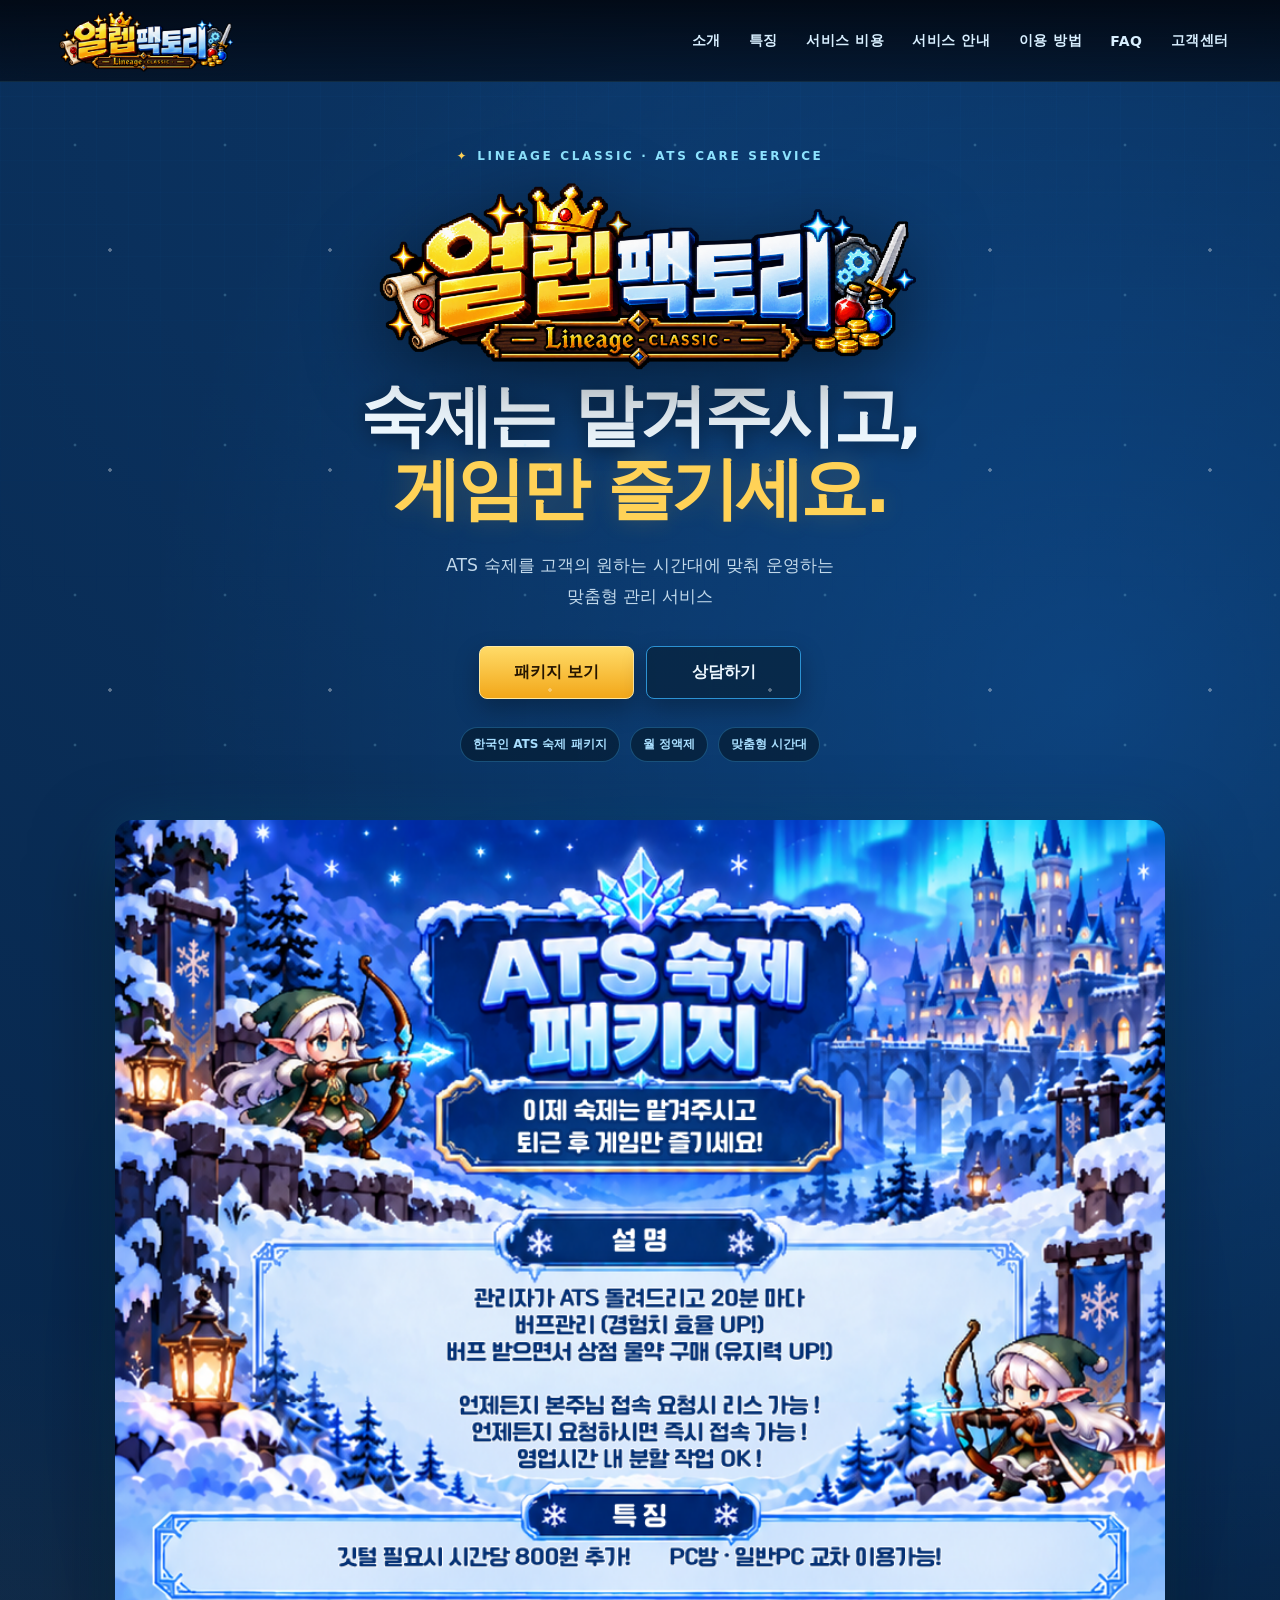
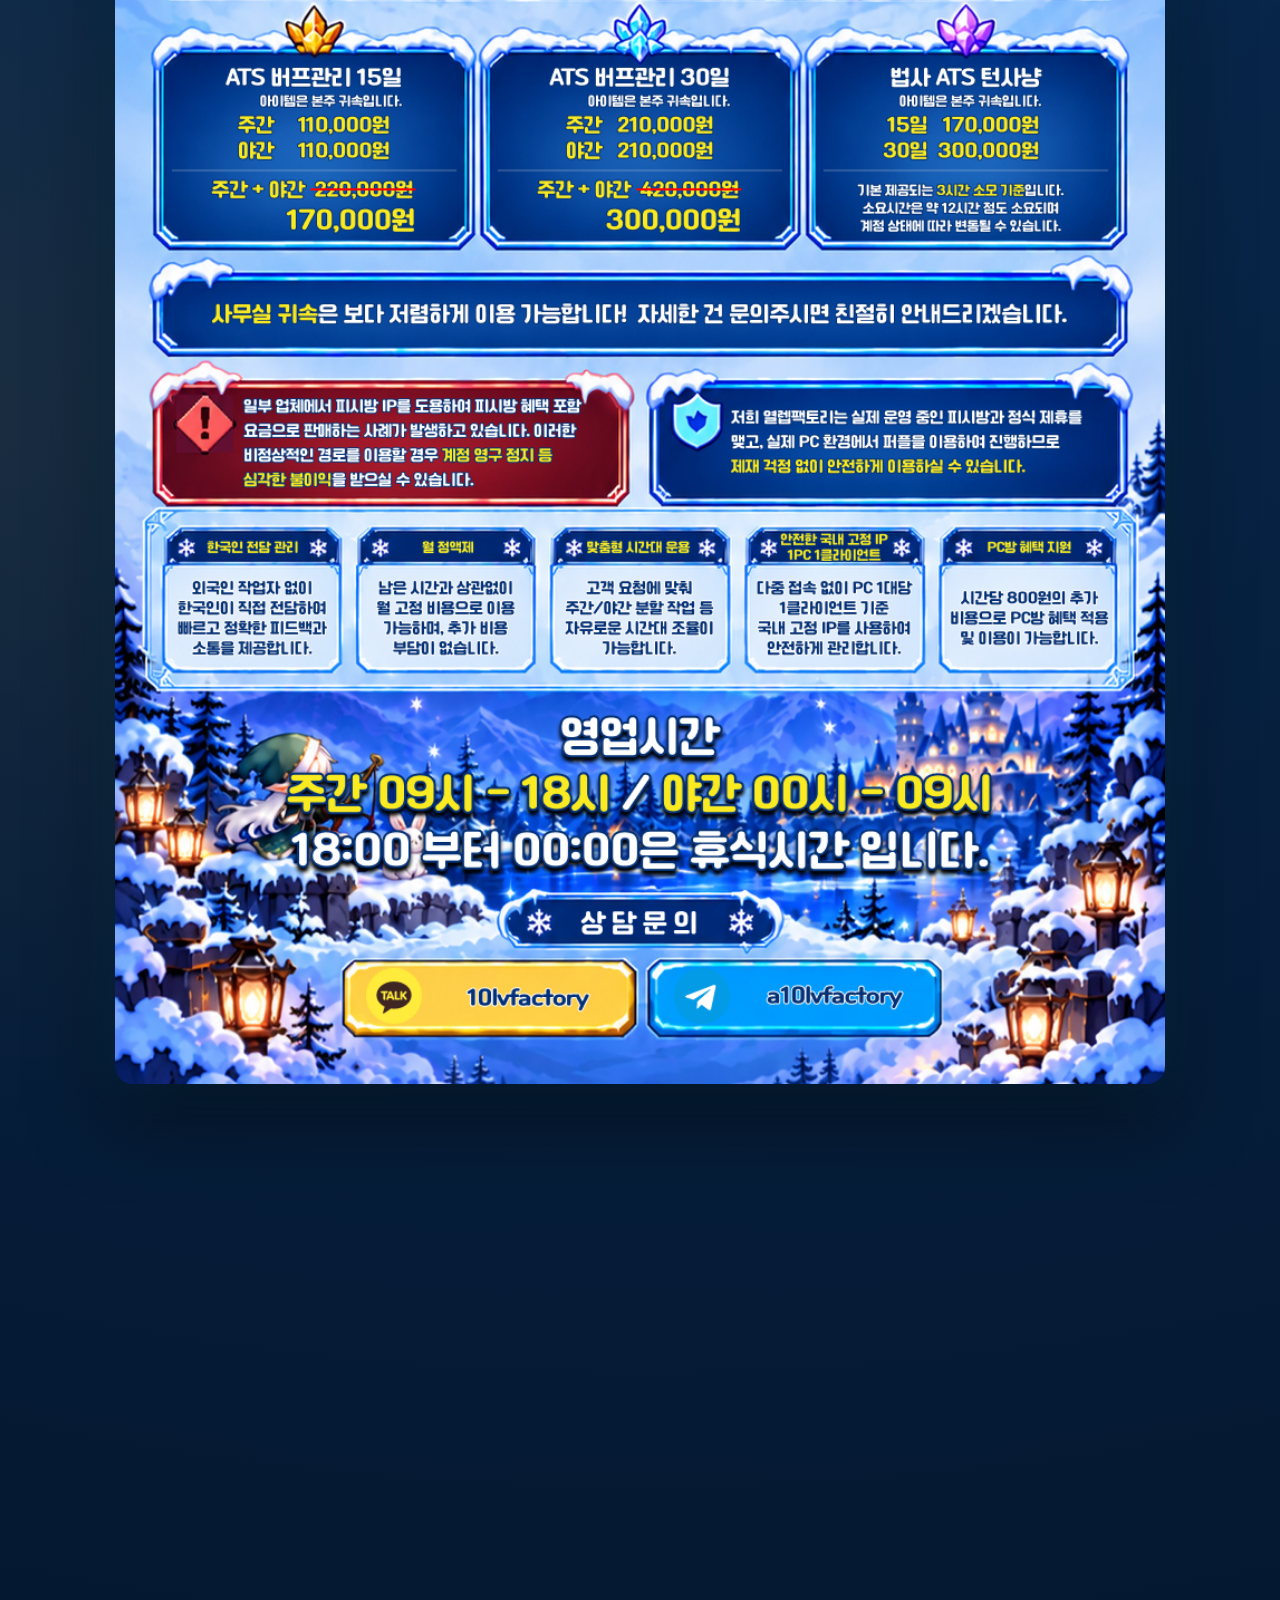
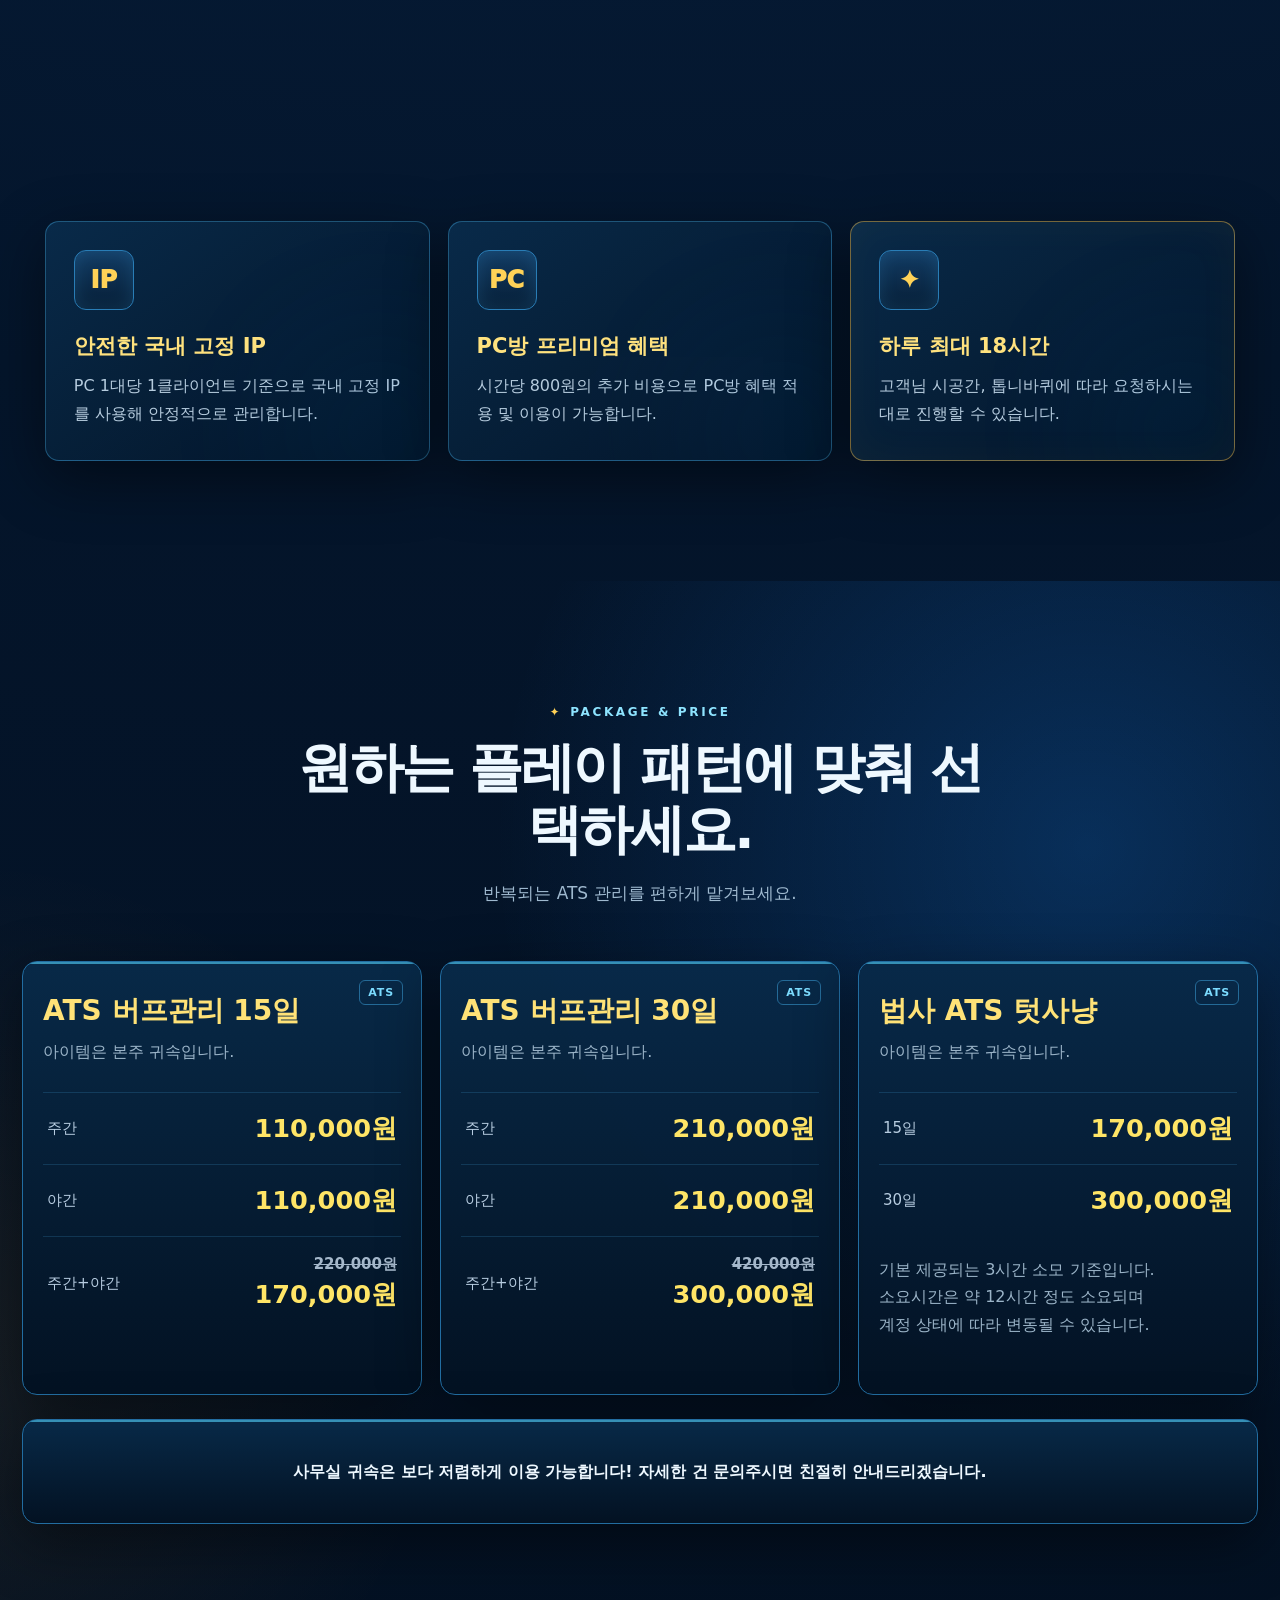
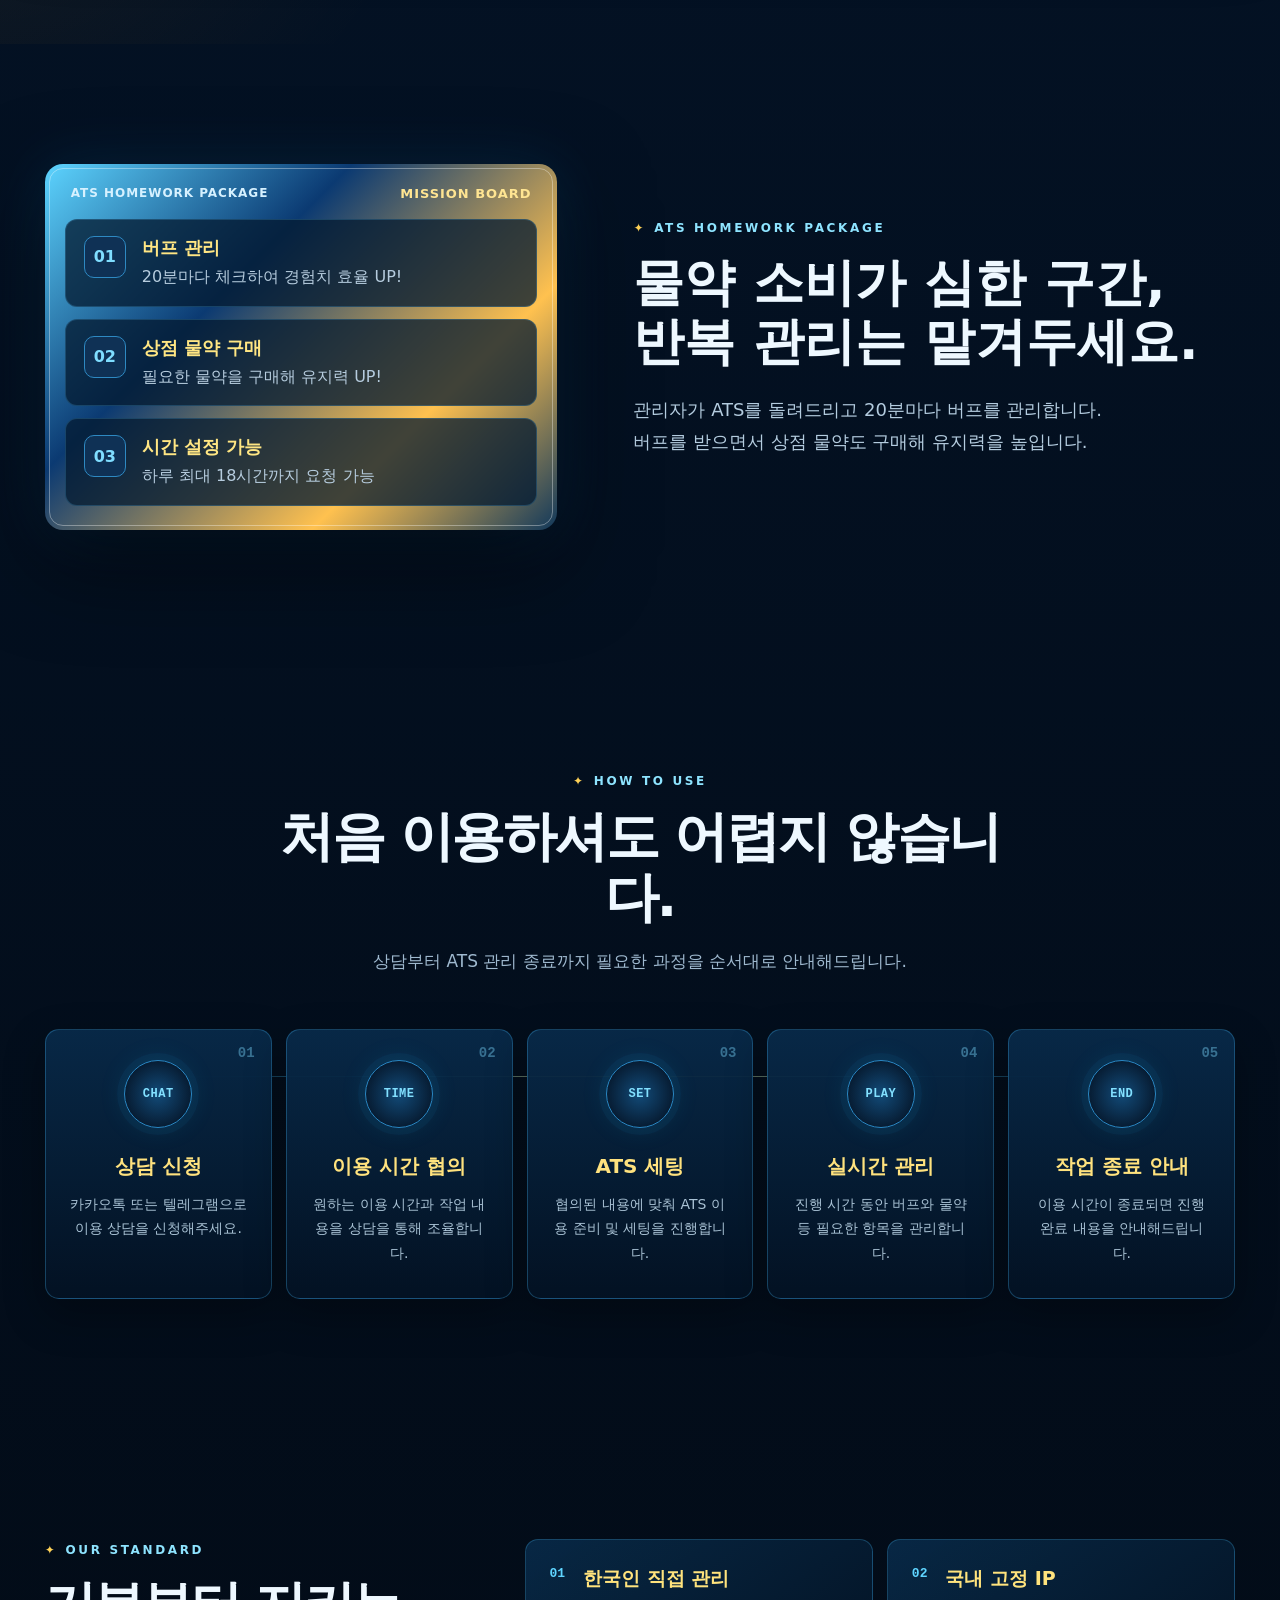
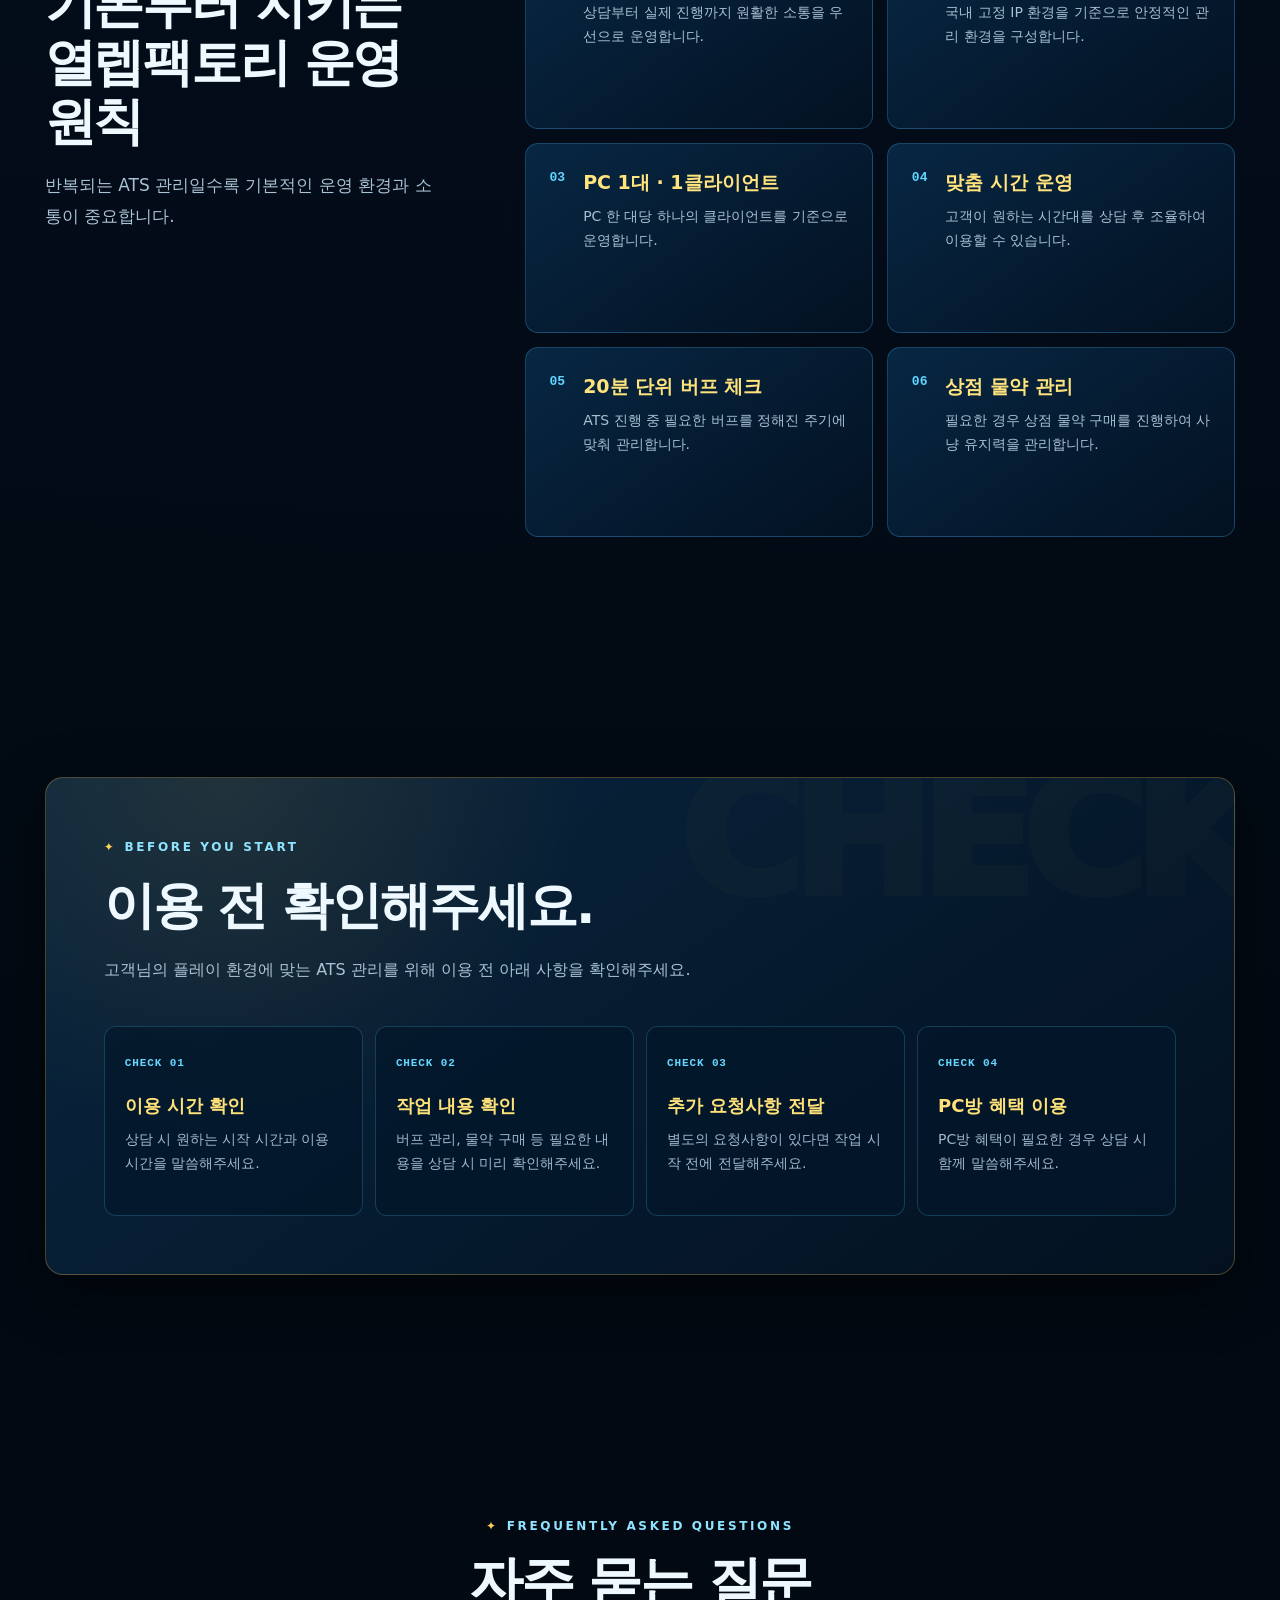
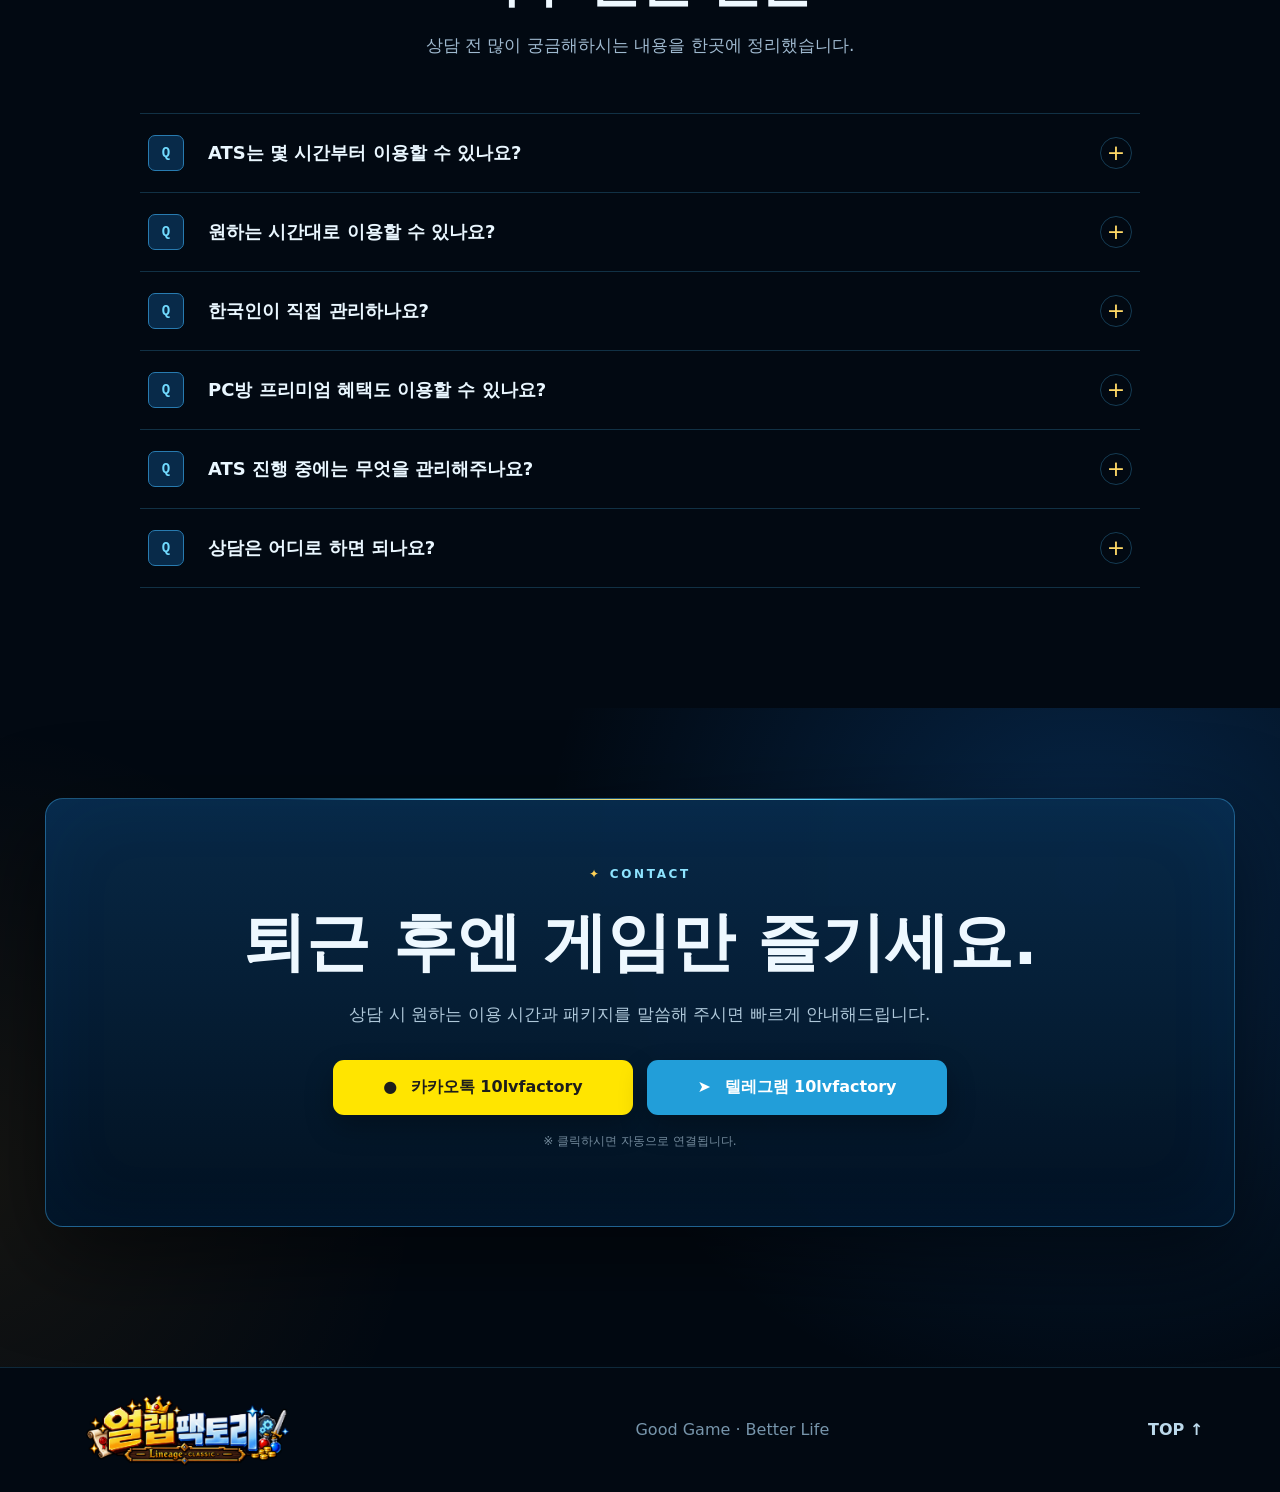
<file: index.html>
<!doctype html>
<html lang="ko">
<head>
  <meta charset="utf-8" />
  <meta name="viewport" content="width=device-width, initial-scale=1" />
  <meta name="theme-color" content="#04152b" />
  <meta
    name="description"
    content="열렙팩토리 - Lineage Classic ATS 숙제 패키지 안내"
  />
  <title>열렙팩토리 | Lineage Classic</title>
  <link rel="stylesheet" href="styles.css" />

  <style>
    /* 요금제 카드만 3열로 조정: 기존 색상과 테두리는 유지 */
    #pricing .pricing-grid-three {
      display: grid;
      grid-template-columns: repeat(3, minmax(0, 1fr));
      gap: 18px;
      align-items: stretch;
    }
    #pricing .pricing-grid-three > .price-card {
      min-width: 0;
      width: 100%;
      box-sizing: border-box;
      padding: 28px 20px;
    }
    #pricing .pricing-grid-three .price-line { gap: 8px; }
    #pricing .pricing-grid-three .price-line strong { font-size: clamp(19px, 2vw, 29px); white-space: nowrap; }
    #pricing .combo-price .price-values {
      display: flex; flex-direction: column; align-items: flex-end; gap: 3px;
      min-width: 0;
    }
    #pricing .combo-price del { color: #a5b8cb; font-size: 15px; font-weight: 600; white-space: nowrap; }
    @media (max-width: 960px) {
      #pricing .pricing-grid-three { grid-template-columns: repeat(2, minmax(0, 1fr)); }
    }
    @media (max-width: 640px) {
      #pricing .pricing-grid-three { grid-template-columns: 1fr; }
      #pricing .pricing-grid-three > .price-card { padding: 26px 20px; }
      #pricing .pricing-grid-three .price-line strong { font-size: 26px; }
    }
  </style>
</head>

<body>
  <div class="snow snow-a"></div>
  <div class="snow snow-b"></div>

  <!-- =========================
       HEADER
  ========================== -->
  <header class="site-header" id="top">
    <a class="brand" href="#top" aria-label="열렙팩토리 홈">
      <img
        src="assets/logo.png"
        alt="열렙팩토리 Lineage Classic"
      />
    </a>

    <button
      class="menu-toggle"
      type="button"
      aria-label="메뉴 열기"
      aria-expanded="false"
    >
      ☰
    </button>

    <nav class="nav">
      <a href="#about">소개</a>
      <a href="#features">특징</a>
      <a href="#pricing">서비스 비용</a>
      <a href="#ats">서비스 안내</a>
      <a href="#process">이용 방법</a>
      <a href="#faq">FAQ</a>
      <a href="#contact">고객센터</a>
    </nav>
  </header>

  <main>

    <!-- =========================
         HERO
    ========================== -->
   <section class="hero section" id="about">
  <div class="hero-glow"></div>

  <div class="hero-inner">

    <!-- 상단 : 메인 소개 -->
    <div class="hero-copy reveal">
      <span class="eyebrow">
        LINEAGE CLASSIC · ATS CARE SERVICE
      </span>

      <img
        class="hero-logo"
        src="assets/logo.png"
        alt="열렙팩토리"
      />

      <h1>
        숙제는 맡겨주시고,<br />
        <strong>게임만 즐기세요.</strong>
      </h1>

      <p>
        ATS 숙제를 고객의 원하는 시간대에 맞춰 운영하는<br />
        맞춤형 관리 서비스
      </p>

      <div class="hero-actions">
        <a class="btn btn-primary" href="#pricing">
          패키지 보기
        </a>

        <a class="btn btn-ghost" href="#contact">
          상담하기
        </a>
      </div>

      <div class="trust-row">
        <span>한국인 ATS 숙제 패키지</span>
        <span>월 정액제</span>
        <span>맞춤형 시간대</span>
      </div>
    </div>


    <!-- 하단 : 포스터 -->
    <div class="hero-poster reveal delay-1">
      <img
        src="assets/post.png"
        alt="ATS 숙제 패키지 안내"
        class="poster-preview"
        role="button"
        tabindex="0"
        aria-label="ATS 숙제 패키지 포스터 크게 보기"
      />
    </div>

  </div>
</section>

    <!-- =========================
         FEATURES
    ========================== -->
    <section
      class="section split-section"
      id="features"
    >
      <div class="section-heading reveal">
        <span class="eyebrow">
          WHY YEOLLEV FACTORY
        </span>

        <h2>
          플레이 흐름은 유지하고<br />
          귀찮은 반복은 줄입니다.
        </h2>

        <p>
          물약 소비가 심한 ATS.
          관리자가 직접 돌려드립니다!
        </p>
      </div>

      <div class="feature-grid">
        <article class="game-card reveal">
          <div class="icon">🇰🇷</div>

          <h3>100% 한국인 전담 관리</h3>

          <p>
            외국인 작업자 없이 한국인이 직접 전담하여
            빠르고 정확한 피드백과 소통을 제공합니다.
          </p>
        </article>

        <article class="game-card reveal delay-1">
          <div class="icon">₩</div>

          <h3>월 정액제</h3>

          <p>
            남은 시간과 상관없이 월 고정 비용으로 이용 가능하며,
            추가 비용 부담을 줄였습니다.
          </p>
        </article>

        <article class="game-card reveal delay-2">
          <div class="icon">◷</div>

          <h3>맞춤형 시간대 운용</h3>

          <p>
            주간·야간 고객 요청에 맞춰
            원하는 시간대 조율이 가능합니다.
          </p>
        </article>

        <article class="game-card reveal">
          <div class="icon">IP</div>

          <h3>안전한 국내 고정 IP</h3>

          <p>
            PC 1대당 1클라이언트 기준으로 국내 고정 IP를 사용해
            안정적으로 관리합니다.
          </p>
        </article>

        <article class="game-card reveal delay-1">
          <div class="icon">PC</div>

          <h3>PC방 프리미엄 혜택</h3>

          <p>
            시간당 800원의 추가 비용으로
            PC방 혜택 적용 및 이용이 가능합니다.
          </p>
        </article>

        <article class="game-card reveal delay-2 accent-card">
          <div class="icon">✦</div>

          <h3>하루 최대 18시간</h3>

          <p>
            고객님 시공간, 톱니바퀴에 따라
            요청하시는 대로 진행할 수 있습니다.
          </p>
        </article>
      </div>
    </section>

    <!-- =========================
         PRICE
    ========================== -->
    <section
  class="section pricing-section"
  id="pricing"
>
  <div class="section-heading centered reveal">
    <span class="eyebrow">
      PACKAGE & PRICE
    </span>

    <h2>
      원하는 플레이 패턴에 맞춰 선택하세요.
    </h2>

    <p>
      반복되는 ATS 관리를 편하게 맡겨보세요.
    </p>
  </div>

  <div class="pricing-grid pricing-grid-three">

    <!-- ATS 버프관리 15일 -->
    <article class="price-card reveal">
      <div class="badge">ATS</div>
      <h3>ATS 버프관리 15일</h3>
      <p class="price-note">아이템은 본주 귀속입니다.</p>
      <div class="price-line highlight"><span>주간</span><strong>110,000원</strong></div>
      <div class="price-line highlight"><span>야간</span><strong>110,000원</strong></div>
      <div class="price-line highlight combo-price"><span>주간+야간</span><div class="price-values"><del>220,000원</del><strong>170,000원</strong></div></div>
    </article>

    <!-- ATS 버프관리 30일 -->
    <article class="price-card reveal delay-1">
      <div class="badge">ATS</div>
      <h3>ATS 버프관리 30일</h3>
      <p class="price-note">아이템은 본주 귀속입니다.</p>
      <div class="price-line highlight"><span>주간</span><strong>210,000원</strong></div>
      <div class="price-line highlight"><span>야간</span><strong>210,000원</strong></div>
      <div class="price-line highlight combo-price"><span>주간+야간</span><div class="price-values"><del>420,000원</del><strong>300,000원</strong></div></div>
    </article>

    <!-- 법사 ATS 텃사냥 -->
    <article class="price-card reveal delay-2">
      <div class="badge">ATS</div>
      <h3>법사 ATS 텃사냥</h3>
      <p class="price-note">아이템은 본주 귀속입니다.</p>
      <div class="price-line highlight"><span>15일</span><strong>170,000원</strong></div>
      <div class="price-line highlight"><span>30일</span><strong>300,000원</strong></div>
      <p class="price-note" style="margin-top:20px;line-height:1.7;">
        기본 제공되는 3시간 소모 기준입니다.<br />
        소요시간은 약 12시간 정도 소요되며<br />
        계정 상태에 따라 변동될 수 있습니다.
      </p>
    </article>

  </div>

  <!-- 사무실 귀속 안내: 기존 카드 스타일 유지 -->
  <div class="price-card reveal" style="margin-top:24px;text-align:center;">
    <p style="margin:0;line-height:1.7;font-weight:700;">
      사무실 귀속은 보다 저렴하게 이용 가능합니다! 자세한 건 문의주시면 친절히 안내드리겠습니다.
    </p>
  </div>
</section>


    <!-- =========================
         ATS SERVICE
    ========================== -->
    <section
      class="section ats-section"
      id="ats"
    >
      <div class="ats-visual reveal">
        <div class="ui-frame mission-frame">
          <div class="ui-frame-head">
            <span>ATS HOMEWORK PACKAGE</span>
            <b>MISSION BOARD</b>
          </div>

          <div class="mission-list">
            <article>
              <span>01</span>

              <div>
                <strong>버프 관리</strong>
                <p>
                  20분마다 체크하여 경험치 효율 UP!
                </p>
              </div>
            </article>

            <article>
              <span>02</span>

              <div>
                <strong>상점 물약 구매</strong>
                <p>
                  필요한 물약을 구매해 유지력 UP!
                </p>
              </div>
            </article>

            <article>
              <span>03</span>

              <div>
                <strong>시간 설정 가능</strong>
                <p>
                  하루 최대 18시간까지 요청 가능
                </p>
              </div>
            </article>
          </div>
        </div>
      </div>

      <div class="ats-copy reveal delay-1">
        <span class="eyebrow">
          ATS HOMEWORK PACKAGE
        </span>

        <h2>
          물약 소비가 심한 구간,<br />
          반복 관리는 맡겨두세요.
        </h2>

        <p>
          관리자가 ATS를 돌려드리고
          20분마다 버프를 관리합니다.<br />
          버프를 받으면서 상점 물약도 구매해
          유지력을 높입니다.
        </p>
      </div>
    </section>

    <!-- =========================
         HOW TO USE
    ========================== -->
    <section
      class="section process-section"
      id="process"
    >
      <div class="section-heading centered reveal">
        <span class="eyebrow">
          HOW TO USE
        </span>

        <h2>
          처음 이용하셔도 어렵지 않습니다.
        </h2>

        <p>
          상담부터 ATS 관리 종료까지
          필요한 과정을 순서대로 안내해드립니다.
        </p>
      </div>

      <div class="process-grid">
        <article class="process-card reveal">
          <span class="process-number">01</span>
          <div class="process-icon">CHAT</div>

          <h3>상담 신청</h3>

          <p>
            카카오톡 또는 텔레그램으로
            이용 상담을 신청해주세요.
          </p>
        </article>

        <article class="process-card reveal delay-1">
          <span class="process-number">02</span>
          <div class="process-icon">TIME</div>

          <h3>이용 시간 협의</h3>

          <p>
            원하는 이용 시간과 작업 내용을
            상담을 통해 조율합니다.
          </p>
        </article>

        <article class="process-card reveal delay-2">
          <span class="process-number">03</span>
          <div class="process-icon">SET</div>

          <h3>ATS 세팅</h3>

          <p>
            협의된 내용에 맞춰
            ATS 이용 준비 및 세팅을 진행합니다.
          </p>
        </article>

        <article class="process-card reveal">
          <span class="process-number">04</span>
          <div class="process-icon">PLAY</div>

          <h3>실시간 관리</h3>

          <p>
            진행 시간 동안 버프와 물약 등
            필요한 항목을 관리합니다.
          </p>
        </article>

        <article class="process-card reveal delay-1">
          <span class="process-number">05</span>
          <div class="process-icon">END</div>

          <h3>작업 종료 안내</h3>

          <p>
            이용 시간이 종료되면
            진행 완료 내용을 안내해드립니다.
          </p>
        </article>
      </div>
    </section>

    <!-- =========================
         OUR STANDARD
    ========================== -->
    <section
      class="section standard-section"
      id="standard"
    >
      <div class="standard-heading reveal">
        <span class="eyebrow">
          OUR STANDARD
        </span>

        <h2>
          기본부터 지키는<br />
          열렙팩토리 운영 원칙
        </h2>

        <p>
          반복되는 ATS 관리일수록
          기본적인 운영 환경과 소통이 중요합니다.
        </p>
      </div>

      <div class="standard-list">
        <article class="standard-item reveal">
          <span>01</span>

          <div>
            <h3>한국인 직접 관리</h3>
            <p>
              상담부터 실제 진행까지 원활한 소통을
              우선으로 운영합니다.
            </p>
          </div>
        </article>

        <article class="standard-item reveal delay-1">
          <span>02</span>

          <div>
            <h3>국내 고정 IP</h3>
            <p>
              국내 고정 IP 환경을 기준으로
              안정적인 관리 환경을 구성합니다.
            </p>
          </div>
        </article>

        <article class="standard-item reveal">
          <span>03</span>

          <div>
            <h3>PC 1대 · 1클라이언트</h3>
            <p>
              PC 한 대당 하나의 클라이언트를 기준으로
              운영합니다.
            </p>
          </div>
        </article>

        <article class="standard-item reveal delay-1">
          <span>04</span>

          <div>
            <h3>맞춤 시간 운영</h3>
            <p>
              고객이 원하는 시간대를 상담 후 조율하여
              이용할 수 있습니다.
            </p>
          </div>
        </article>

        <article class="standard-item reveal">
          <span>05</span>

          <div>
            <h3>20분 단위 버프 체크</h3>
            <p>
              ATS 진행 중 필요한 버프를
              정해진 주기에 맞춰 관리합니다.
            </p>
          </div>
        </article>

        <article class="standard-item reveal delay-1">
          <span>06</span>

          <div>
            <h3>상점 물약 관리</h3>
            <p>
              필요한 경우 상점 물약 구매를 진행하여
              사냥 유지력을 관리합니다.
            </p>
          </div>
        </article>
      </div>
    </section>

    <!-- =========================
         BEFORE YOU START
    ========================== -->
    <section
      class="section before-section"
      id="before"
    >
      <div class="before-box reveal">
        <div class="before-title">
          <span class="eyebrow">
            BEFORE YOU START
          </span>

          <h2>
            이용 전 확인해주세요.
          </h2>

          <p>
            고객님의 플레이 환경에 맞는 ATS 관리를 위해
            이용 전 아래 사항을 확인해주세요.
          </p>
        </div>

        <div class="check-list">
          <article>
            <span>CHECK 01</span>
            <h3>이용 시간 확인</h3>
            <p>
              상담 시 원하는 시작 시간과
              이용 시간을 말씀해주세요.
            </p>
          </article>

          <article>
            <span>CHECK 02</span>
            <h3>작업 내용 확인</h3>
            <p>
              버프 관리, 물약 구매 등 필요한 내용을
              상담 시 미리 확인해주세요.
            </p>
          </article>

          <article>
            <span>CHECK 03</span>
            <h3>추가 요청사항 전달</h3>
            <p>
              별도의 요청사항이 있다면
              작업 시작 전에 전달해주세요.
            </p>
          </article>

          <article>
            <span>CHECK 04</span>
            <h3>PC방 혜택 이용</h3>
            <p>
              PC방 혜택이 필요한 경우
              상담 시 함께 말씀해주세요.
            </p>
          </article>
        </div>
      </div>
    </section>

    <!-- =========================
         FAQ
    ========================== -->
    <section
      class="section faq-section"
      id="faq"
    >
      <div class="section-heading centered reveal">
        <span class="eyebrow">
          FREQUENTLY ASKED QUESTIONS
        </span>

        <h2>
          자주 묻는 질문
        </h2>

        <p>
          상담 전 많이 궁금해하시는 내용을
          한곳에 정리했습니다.
        </p>
      </div>

      <div class="faq-list">
        <article class="faq-item reveal">
          <button
            class="faq-question"
            type="button"
            aria-expanded="false"
          >
            <span>ATS는 몇 시간부터 이용할 수 있나요?</span>
            <b>+</b>
          </button>

          <div class="faq-answer">
            <p>
              최대 18시간까지 요청하실 수 있습니다.
              자세한 시간은 상담을 통해 조율해주세요.
            </p>
          </div>
        </article>

        <article class="faq-item reveal">
          <button
            class="faq-question"
            type="button"
            aria-expanded="false"
          >
            <span>원하는 시간대로 이용할 수 있나요?</span>
            <b>+</b>
          </button>

          <div class="faq-answer">
            <p>
              주간·야간 등 원하는 시간대를 말씀해주시면
              가능한 일정에 맞춰 조율해드립니다.
            </p>
          </div>
        </article>

        <article class="faq-item reveal">
          <button
            class="faq-question"
            type="button"
            aria-expanded="false"
          >
            <span>한국인이 직접 관리하나요?</span>
            <b>+</b>
          </button>

          <div class="faq-answer">
            <p>
              열렙팩토리는 한국인 전담 관리를 기준으로
              운영하고 있습니다.
            </p>
          </div>
        </article>

        <article class="faq-item reveal">
          <button
            class="faq-question"
            type="button"
            aria-expanded="false"
          >
            <span>PC방 프리미엄 혜택도 이용할 수 있나요?</span>
            <b>+</b>
          </button>

          <div class="faq-answer">
            <p>
              가능합니다.
              현재 시간당 800원의 추가 비용으로
              PC방 혜택 적용이 가능합니다.
            </p>
          </div>
        </article>

        <article class="faq-item reveal">
          <button
            class="faq-question"
            type="button"
            aria-expanded="false"
          >
            <span>ATS 진행 중에는 무엇을 관리해주나요?</span>
            <b>+</b>
          </button>

          <div class="faq-answer">
            <p>
              기본적으로 20분 단위 버프 체크와
              필요한 상점 물약 구매 등을 진행합니다.
              세부 내용은 상담 시 확인해주세요.
            </p>
          </div>
        </article>


        <article class="faq-item reveal">
          <button
            class="faq-question"
            type="button"
            aria-expanded="false"
          >
            <span>상담은 어디로 하면 되나요?</span>
            <b>+</b>
          </button>

          <div class="faq-answer">
            <p>
              페이지 하단의 카카오톡 또는 텔레그램을 통해
              상담을 요청하실 수 있습니다.
            </p>
          </div>
        </article>
      </div>
    </section>

    <!-- =========================
         CONTACT
    ========================== -->
    <section
      class="section contact-section"
      id="contact"
    >
      <div class="contact-card reveal">
        <span class="eyebrow">
          CONTACT
        </span>

        <h2>
          퇴근 후엔 게임만 즐기세요.
        </h2>

        <p>
          상담 시 원하는 이용 시간과 패키지를 말씀해 주시면
          빠르게 안내해드립니다.
        </p>

        <div class="contact-buttons">
<a
  class="contact-btn kakao"
  href="https://open.kakao.com/o/sOMMrWUi"
  target="_blank"
  rel="noopener noreferrer"
>
  <span>●</span>
  카카오톡
  <b>10lvfactory</b>
</a>

<a
  class="contact-btn telegram"
  href="https://t.me/a10lvfactory"
  target="_blank"
  rel="noopener noreferrer"
>
  <span>➤</span>
  텔레그램
  <b>10lvfactory</b>
</a>
      </div>

        <p class="small">
          ※ 클릭하시면 자동으로 연결됩니다.
        </p>
    </section>
  </main>

  <!-- =========================
       FOOTER
  ========================== -->
  <footer>
    <img
      src="assets/logo.png"
      alt="열렙팩토리"
    />

    <p>Good Game · Better Life</p>

    <a href="#top">
      TOP ↑
    </a>
  </footer>


  <!-- 포스터 확대 보기 -->
  <div
    class="poster-lightbox"
    id="posterLightbox"
    aria-hidden="true"
    role="dialog"
    aria-modal="true"
    aria-label="ATS 숙제 패키지 포스터 크게 보기"
  >
    <button
      class="poster-lightbox-close"
      type="button"
      aria-label="포스터 닫기"
    >×</button>

    <img
      src="assets/post.png"
      alt="ATS 숙제 패키지 안내 확대 이미지"
    />
  </div>

  <script src="script.js"></script>
</body>
</html>
</file>
<file: styles.css>
:root {
  --bg: #031225;
  --panel: #061c34;
  --panel2: #08294b;
  --cyan: #2bbcff;
  --cyan2: #8ee4ff;
  --gold: #ffd257;
  --gold2: #ff9e1f;
  --text: #eef8ff;
  --muted: #9fb9cf;
  --line: rgba(79, 195, 255, 0.35);
  --shadow: 0 18px 60px rgba(0, 0, 0, 0.45);
}

* {
  box-sizing: border-box;
}

html {
  scroll-behavior: smooth;
  width: 100%;
  max-width: 100%;
  overflow-x: hidden;
}

body {
  margin: 0;
  width: 100%;
  max-width: 100%;
  overflow-x: hidden;

  background: #020b18;
  color: var(--text);
  font-family: "Noto Sans KR", "Malgun Gothic", system-ui, sans-serif;

  background-image:
    radial-gradient(
      circle at 50% 0%,
      #0b3565 0,
      #04152b 38%,
      #020912 78%
    );
}

a {
  color: inherit;
  text-decoration: none;
}

img {
  display: block;
  max-width: 100%;
}

body::before {
  content: "";
  position: fixed;
  inset: 0;
  pointer-events: none;
  background:
    linear-gradient(rgba(36, 161, 255, 0.03) 1px, transparent 1px),
    linear-gradient(90deg, rgba(36, 161, 255, 0.03) 1px, transparent 1px);
  background-size: 32px 32px;
  mask-image: linear-gradient(to bottom, black, transparent 70%);
  z-index: -1;
}

/* Snow */
.snow {
  position: fixed;
  inset: -80px 0 0;
  z-index: 20;
  pointer-events: none;
  background-repeat: repeat;
  background-size: 220px 220px;
  opacity: 0.35;
}

.snow-a {
  background-image: radial-gradient(circle, #fff 0 1.5px, transparent 2px);
  animation: snow 17s linear infinite;
}

.snow-b {
  background-image: radial-gradient(circle, #9fe5ff 0 1px, transparent 1.8px);
  background-size: 150px 150px;
  animation: snow 26s linear infinite reverse;
  opacity: 0.22;
}

@keyframes snow {
  to {
    transform: translate3d(20px, 220px, 0);
  }
}

/* Header */
.site-header {
  position: fixed;
  top: 0;
  left: 0;
  right: 0;
  height: 82px;
  padding: 9px clamp(18px, 4vw, 64px);
  display: flex;
  align-items: center;
  justify-content: space-between;
  z-index: 50;
  background: linear-gradient(
    to bottom,
    rgba(2, 9, 20, 0.96),
    rgba(2, 9, 20, 0.66)
  );
  backdrop-filter: blur(14px);
  border-bottom: 1px solid rgba(85, 196, 255, 0.18);
}

.brand {
  width: 270px;
  max-width: 48vw;
}

.brand img {
  height: 62px;
  width: 100%;
  object-fit: contain;
  object-position: left center;
}

.nav {
  display: flex;
  gap: 28px;
  align-items: center;
}

.nav a {
  position: relative;
  font-weight: 800;
  color: #d8efff;
  font-size: 14px;
  letter-spacing: 0.04em;
}

.nav a::after {
  content: "";
  position: absolute;
  left: 0;
  right: 100%;
  bottom: -9px;
  height: 2px;
  background: var(--gold);
  transition: 0.25s;
}

.nav a:hover::after {
  right: 0;
}

.menu-toggle {
  display: none;
  padding: 6px 10px;
  background: transparent;
  border: 1px solid var(--line);
  border-radius: 8px;
  color: #fff;
  font-size: 22px;
}

/* Common */
.section {
  position: relative;
  width: 100%;
  max-width: 1780px;
  margin: auto;
  padding: 120px clamp(22px, 3.5vw, 68px);
}

.eyebrow {
  display: inline-flex;
  align-items: center;
  gap: 8px;
  margin-bottom: 18px;
  color: var(--cyan2);
  font-size: 12px;
  font-weight: 900;
  letter-spacing: 0.22em;
}

.eyebrow::before {
  content: "✦";
  color: var(--gold);
}

/* Hero */
.hero {
  min-height: 100vh;
  display: flex;
  align-items: center;
  justify-content: center;
  padding-top: 150px;
  text-align: center;
}

.hero::before,
.pricing-section::before,
.contact-section::before {
  content: "";
  position: absolute;
  inset: 0 -20vw;
  background:
    radial-gradient(
      circle at 75% 25%,
      rgba(23, 137, 255, 0.23),
      transparent 38%
    ),
    radial-gradient(
      circle at 12% 72%,
      rgba(255, 169, 29, 0.08),
      transparent 28%
    );
  z-index: -2;
}

.hero-glow {
  position: absolute;
  width: 620px;
  height: 620px;
  left: 50%;
  top: 50%;
  border-radius: 50%;
  background: #0b75ff;
  filter: blur(150px);
  opacity: 0.12;
  transform: translate(-50%, -50%);
  z-index: -1;
}

.hero-copy {
  width: 100%;
  max-width: 960px;
  margin: 0 auto;
}

.hero-logo {
  width: min(760px, 100%);
  height: 190px;
  margin: 0 auto 8px;
  object-fit: contain;
  object-position: center;
  filter: drop-shadow(0 18px 38px rgba(0, 0, 0, 0.5));
}

.hero h1 {
  margin: 0 0 24px;
  font-size: clamp(38px, 5.3vw, 78px);
  line-height: 1.08;
  letter-spacing: -0.05em;
  text-shadow: 0 4px 20px rgba(0, 0, 0, 0.45);
}

.hero h1 strong {
  color: var(--gold);
  text-shadow: 0 0 24px rgba(255, 194, 51, 0.18);
}

.hero-copy > p {
  max-width: 760px;
  margin-left: auto;
  margin-right: auto;
  color: #c1d8ea;
  font-size: clamp(16px, 1.35vw, 21px);
  line-height: 1.8;
}

.hero-actions {
  display: flex;
  justify-content: center;
  gap: 12px;
  margin: 34px 0 28px;
}

.btn {
  display: inline-flex;
  align-items: center;
  justify-content: center;
  min-width: 155px;
  padding: 15px 22px;
  border-radius: 8px;
  font-weight: 900;
  transition: 0.25s;
  box-shadow: 0 10px 25px rgba(0, 0, 0, 0.28);
}

.btn-primary {
  background: linear-gradient(180deg, #ffdb68, #f2a719);
  border: 1px solid #ffe9a1;
  color: #251500;
}

.btn-primary:hover {
  transform: translateY(-2px);
  filter: brightness(1.06);
}

.btn-ghost {
  border: 1px solid #2c92d3;
  background: rgba(7, 35, 61, 0.75);
}

.btn-ghost:hover {
  background: #0b3a61;
}

.trust-row {
  display: flex;
  justify-content: center;
  gap: 10px;
  flex-wrap: wrap;
}

.trust-row span {
  padding: 8px 12px;
  border: 1px solid rgba(70, 187, 255, 0.3);
  border-radius: 999px;
  background: rgba(5, 28, 51, 0.72);
  color: #a9dfff;
  font-size: 12px;
  font-weight: 800;
}

/* Section headings */
.section-heading {
  max-width: 720px;
  margin-bottom: 52px;
}

.section-heading.centered {
  margin: 0 auto 52px;
  text-align: center;
}

.section-heading h2 {
  margin: 0 0 18px;
  font-size: clamp(34px, 4.2vw, 60px);
  line-height: 1.14;
  letter-spacing: -0.045em;
}

.section-heading p {
  color: var(--muted);
  font-size: 17px;
  line-height: 1.8;
}

/* Features */
.feature-grid {
  display: grid;
  grid-template-columns: repeat(3, 1fr);
  gap: 18px;
}

.game-card {
  position: relative;
  min-height: 240px;
  padding: 28px;
  overflow: hidden;
  border: 1px solid var(--line);
  border-radius: 14px;
  background:
    linear-gradient(145deg, rgba(9, 43, 75, 0.95), rgba(3, 20, 38, 0.92));
  box-shadow: var(--shadow);
}

.game-card::after {
  content: "";
  position: absolute;
  width: 180px;
  height: 180px;
  right: -40px;
  bottom: -60px;
  border-radius: 50%;
  background: #138fff;
  filter: blur(80px);
  opacity: 0.09;
}

.game-card .icon {
  width: 60px;
  height: 60px;
  display: grid;
  place-items: center;
  margin-bottom: 22px;
  border: 1px solid #297db6;
  border-radius: 12px;
  background: linear-gradient(#123b63, #071e36);
  color: var(--gold);
  font-size: 24px;
  font-weight: 950;
  box-shadow: inset 0 0 18px rgba(69, 187, 255, 0.16);
}

.game-card h3 {
  margin: 0 0 12px;
  color: #ffe27e;
  font-size: 21px;
}

.game-card p {
  margin: 0;
  color: #b6ccde;
  line-height: 1.75;
}

.accent-card {
  border-color: rgba(255, 197, 75, 0.45);
  box-shadow:
    0 18px 60px rgba(0, 0, 0, 0.45),
    inset 0 0 45px rgba(255, 179, 39, 0.04);
}

/* Pricing */
.pricing-section {
  max-width: none;
  padding-left: max(22px, calc((100vw - 1500px) / 2 + 6vw));
  padding-right: max(22px, calc((100vw - 1500px) / 2 + 6vw));
}

.pricing-grid {
  display: grid;
  grid-template-columns: repeat(2, minmax(0, 1fr));
  gap: 24px;

  width: 100%;
  max-width: 1300px;
  margin: auto;
}

.price-card {
  position: relative;

  width: 100%;
  max-width: none;

  padding: 38px 36px;
  overflow: hidden;

  border: 1px solid #226da1;
  border-radius: 15px;

  background:
    linear-gradient(
      180deg,
      rgba(8, 42, 73, 0.98),
      rgba(3, 18, 35, 0.98)
    );

  box-shadow: var(--shadow);
}

.price-card::before {
  content: "";
  position: absolute;
  inset: 0;
  border-top: 2px solid rgba(85, 214, 255, 0.6);
  pointer-events: none;
}

.badge {
  position: absolute;
  right: 18px;
  top: 18px;
  padding: 5px 8px;
  border: 1px solid #246a97;
  border-radius: 6px;
  color: #7cdcff;
  font-size: 11px;
  font-weight: 900;
  letter-spacing: 0.08em;
}

.price-card h3 {
  margin: 2px 0 9px;
  color: #ffe277;
  font-size: 28px;
}

.price-note {
  margin: 0 0 28px;
  color: #9bb4c8;
  line-height: 1.6;
}

.price-line {
  display: flex;
  align-items: center;
  justify-content: space-between;
  padding: 18px 4px;
  border-top: 1px solid rgba(73, 178, 238, 0.18);
  color: #b7cce0;
  font-size: 15px;
}

.price-line strong {
  color: #fff;
  font-size: 30px;
}

.price-line.highlight strong {
  color: #ffe566;
}

.pill {
  display: table;
  margin: 22px auto 0;
  padding: 9px 14px;
  border-radius: 7px;
  background: linear-gradient(#ffd95d, #ef9e15);
  color: #2a1600;
  font-size: 13px;
  font-weight: 950;
}

/* UI frame used by ATS mission board */
.ui-frame {
  position: relative;
  padding: 10px;
  border-radius: 18px;
  background:
    linear-gradient(135deg, #5dd4ff, #0b3a72 35%, #ffc14f 72%, #11385b);
  box-shadow:
    0 30px 90px rgba(0, 0, 0, 0.55),
    0 0 60px rgba(31, 161, 255, 0.15);
}

.ui-frame::before {
  content: "";
  position: absolute;
  inset: 4px;
  border: 1px solid rgba(255, 255, 255, 0.35);
  border-radius: 14px;
  pointer-events: none;
}

.ui-frame > * {
  position: relative;
  z-index: 1;
}

.ui-frame-head {
  display: flex;
  align-items: center;
  justify-content: space-between;
  padding: 12px 16px 10px;
  color: #d6f1ff;
  font-size: 12px;
  font-weight: 900;
  letter-spacing: 0.08em;
}

.ui-frame-head b {
  color: #ffe592;
  font-size: 13px;
}

.mission-frame {
  width: min(560px, 100%);
  background:
    linear-gradient(135deg, #5dd4ff, #0b3a72 35%, #ffc14f 72%, #11385b);
}

/* ATS */
.ats-section {
  display: grid;
  grid-template-columns: 0.92fr 1.08fr;
  gap: 76px;
  align-items: center;
}

.mission-list {
  display: grid;
  gap: 12px;
  padding: 8px 10px 14px;
}

.mission-list article {
  display: flex;
  align-items: flex-start;
  gap: 16px;
  padding: 16px 18px;
  border: 1px solid rgba(97, 199, 255, 0.2);
  border-radius: 12px;
  background: rgba(4, 27, 49, 0.76);
}

.mission-list span {
  width: 42px;
  height: 42px;
  flex: 0 0 42px;
  display: grid;
  place-items: center;
  border: 1px solid #2e89c2;
  border-radius: 10px;
  background: #0f3155;
  color: #7fddff;
  font-weight: 900;
}

.mission-list strong {
  display: block;
  margin-bottom: 4px;
  color: #ffe683;
  font-size: 18px;
}

.mission-list p {
  margin: 0;
  color: #b6ccde;
  line-height: 1.6;
}

.ats-copy h2 {
  margin: 0 0 22px;
  font-size: clamp(34px, 4vw, 58px);
  line-height: 1.16;
}

.ats-copy > p {
  color: #b4ccdf;
  font-size: 18px;
  line-height: 1.8;
}

/* Contact */
.contact-section {
  padding-top: 90px;
  padding-bottom: 140px;
}

.contact-card {
  position: relative;
  max-width: 1200px;
  margin: auto;
  padding: 64px 38px;
  overflow: hidden;
  border: 1px solid rgba(68, 185, 255, 0.4);
  border-radius: 18px;
  background:
    linear-gradient(180deg, rgba(8, 42, 73, 0.96), rgba(2, 18, 34, 0.97));
  text-align: center;
  box-shadow:
    0 30px 90px rgba(0, 0, 0, 0.5),
    inset 0 0 80px rgba(0, 125, 255, 0.06);
}

.contact-card::before {
  content: "";
  position: absolute;
  left: 20%;
  right: 20%;
  top: -2px;
  height: 3px;
  background:
    linear-gradient(90deg, transparent, #53d7ff, #ffd85b, #53d7ff, transparent);
}

.contact-card h2 {
  margin: 0 0 16px;
  font-size: clamp(38px, 5vw, 64px);
}

.contact-card > p {
  color: #aec7d9;
  font-size: 17px;
}

.contact-buttons {
  display: flex;
  justify-content: center;
  gap: 14px;
  margin-top: 34px;
  flex-wrap: wrap;
}

.contact-btn {
  min-width: 300px;
  padding: 17px 22px;
  border-radius: 11px;
  font-weight: 900;
  box-shadow: 0 12px 28px rgba(0, 0, 0, 0.28);
}

.contact-btn span {
  margin-right: 8px;
}

.kakao {
  background: #ffe500;
  color: #1d1d1b;
}

.telegram {
  background: #229ed9;
  color: white;
}

.small {
  margin-top: 18px;
  font-size: 12px !important;
  opacity: 0.65;
}

/* Footer */
footer {
  max-width: 1500px;
  min-height: 120px;
  margin: auto;
  padding: 26px clamp(22px, 6vw, 100px);
  display: flex;
  align-items: center;
  justify-content: space-between;
  gap: 20px;
  border-top: 1px solid rgba(74, 186, 246, 0.18);
  color: #7795ab;
}

footer img {
  width: 240px;
  height: 72px;
  object-fit: contain;
  object-position: left center;
}

footer a {
  color: #bcd9eb;
  font-weight: 900;
}

/* Reveal animation */
.reveal {
  opacity: 0;
  transform: translateY(28px);
  transition:
    opacity 0.75s ease,
    transform 0.75s ease;
}

.reveal.visible {
  opacity: 1;
  transform: none;
}

.delay-1 {
  transition-delay: 0.09s;
}

.delay-2 {
  transition-delay: 0.18s;
}

/* Tablet */
@media (max-width: 1000px) {
  .site-header {
    height: 70px;
  }

  .brand {
    width: 220px;
  }

  .brand img {
    height: 54px;
  }

  .menu-toggle {
    display: block;
  }

  .nav {
    display: none;
    position: absolute;
    left: 16px;
    right: 16px;
    top: 74px;
    flex-direction: column;
    gap: 0;
    padding: 8px;
    border: 1px solid var(--line);
    border-radius: 12px;
    background: rgba(2, 14, 28, 0.98);
    box-shadow: var(--shadow);
  }

  .nav.open {
    display: flex;
  }

  .nav a {
    width: 100%;
    padding: 14px;
  }

  .nav a::after {
    display: none;
  }

  .hero {
    padding-top: 120px;
  }

  .hero-logo {
    height: 130px;
  }

  .feature-grid {
    grid-template-columns: 1fr 1fr;
  }

  .ats-section {
    grid-template-columns: 1fr;
  }

  .ats-visual {
    display: flex;
    justify-content: center;
  }

  .ats-copy {
    max-width: 760px;
    margin: 0 auto;
    text-align: center;
  }
}

/* Mobile */
@media (max-width: 650px) {
  .section {
    padding: 90px 18px;
  }

  .hero {
    min-height: 100svh;
    padding-top: 110px;
  }

  .hero-logo {
    height: 96px;
  }

  .hero-actions {
    flex-direction: column;
  }

  .btn {
    width: 100%;
  }

  .feature-grid {
    grid-template-columns: 1fr;
  }

  .price-card {
    padding: 30px 22px;
  }

  .price-card h3 {
    padding-right: 50px;
    font-size: 24px;
  }

  .price-line strong {
    font-size: 25px;
  }

  .game-card {
    min-height: 0;
  }

  .contact-card {
    padding: 50px 18px;
  }

  .contact-btn {
    min-width: 100%;
    width: 100%;
  }

  footer {
    flex-direction: column;
    text-align: center;
  }

  footer img {
    object-position: center;
  }

  .ui-frame {
    padding: 6px;
    border-radius: 12px;
  }

  .mission-list article {
    padding: 14px;
  }
 .pricing-grid {
  grid-template-columns: 1fr;
  gap: 18px;
}
}

/* =========================================================
   HOW TO USE
========================================================= */
.process-section {
  max-width: 1500px;
}

.process-grid {
  position: relative;
  display: grid;
  grid-template-columns: repeat(5, 1fr);
  gap: 14px;
  max-width: 1380px;
  margin: 0 auto;
}

.process-grid::before {
  content: "";
  position: absolute;
  left: 8%;
  right: 8%;
  top: 47px;
  height: 1px;
  background:
    linear-gradient(
      90deg,
      transparent,
      rgba(72, 198, 255, 0.55),
      rgba(255, 202, 76, 0.55),
      rgba(72, 198, 255, 0.55),
      transparent
    );
}

.process-card {
  position: relative;
  min-height: 270px;
  padding: 30px 22px 26px;
  border: 1px solid rgba(72, 190, 255, 0.28);
  border-radius: 14px;
  background:
    linear-gradient(
      180deg,
      rgba(8, 42, 73, 0.95),
      rgba(3, 18, 35, 0.96)
    );
  text-align: center;
  box-shadow: 0 16px 42px rgba(0, 0, 0, 0.3);
}

.process-number {
  position: absolute;
  top: 15px;
  right: 16px;
  color: rgba(125, 218, 255, 0.42);
  font-family: monospace;
  font-size: 14px;
  font-weight: 900;
}

.process-icon {
  position: relative;
  width: 68px;
  height: 68px;
  display: grid;
  place-items: center;
  margin: 0 auto 25px;
  border: 1px solid #2a88c4;
  border-radius: 50%;
  background:
    radial-gradient(
      circle,
      #124b79,
      #071d34 70%
    );
  color: #82e0ff;
  font-family: monospace;
  font-size: 12px;
  font-weight: 900;
  letter-spacing: 0.04em;
  box-shadow:
    0 0 0 7px rgba(30, 150, 220, 0.06),
    0 0 28px rgba(43, 188, 255, 0.12);
  z-index: 1;
}

.process-card h3 {
  margin: 0 0 12px;
  color: #ffe27e;
  font-size: 20px;
}

.process-card p {
  margin: 0;
  color: #a9c2d5;
  font-size: 14px;
  line-height: 1.75;
}


/* =========================================================
   OUR STANDARD
========================================================= */
.standard-section {
  display: grid;
  grid-template-columns: 0.72fr 1.28fr;
  gap: 80px;
  align-items: start;
}

.standard-heading {
  position: sticky;
  top: 135px;
}

.standard-heading h2 {
  margin: 0 0 20px;
  font-size: clamp(36px, 4vw, 58px);
  line-height: 1.14;
  letter-spacing: -0.045em;
}

.standard-heading > p {
  max-width: 500px;
  margin: 0;
  color: #a9c2d5;
  font-size: 17px;
  line-height: 1.8;
}

.standard-list {
  display: grid;
  grid-template-columns: 1fr 1fr;
  gap: 14px;
}

.standard-item {
  min-height: 190px;
  display: flex;
  gap: 18px;
  padding: 26px 24px;
  border: 1px solid rgba(73, 184, 244, 0.27);
  border-radius: 13px;
  background:
    linear-gradient(
      145deg,
      rgba(8, 42, 72, 0.92),
      rgba(3, 18, 34, 0.94)
    );
}

.standard-item > span {
  flex: 0 0 auto;
  color: #5fd5ff;
  font-family: monospace;
  font-size: 13px;
  font-weight: 900;
}

.standard-item h3 {
  margin: 0 0 9px;
  color: #ffe37d;
  font-size: 19px;
}

.standard-item p {
  margin: 0;
  color: #a8c0d2;
  font-size: 14px;
  line-height: 1.7;
}


/* =========================================================
   BEFORE YOU START
========================================================= */
.before-section {
  max-width: 1500px;
}

.before-box {
  position: relative;
  padding: 58px;
  overflow: hidden;
  border: 1px solid rgba(255, 190, 66, 0.28);
  border-radius: 18px;
  background:
    radial-gradient(
      circle at 15% 0%,
      rgba(255, 180, 38, 0.1),
      transparent 32%
    ),
    linear-gradient(
      145deg,
      rgba(9, 39, 66, 0.97),
      rgba(3, 17, 32, 0.98)
    );
  box-shadow: var(--shadow);
}

.before-box::after {
  content: "CHECK";
  position: absolute;
  right: -15px;
  top: -40px;
  color: rgba(255, 219, 105, 0.025);
  font-size: 170px;
  font-weight: 950;
  letter-spacing: -0.08em;
  pointer-events: none;
}

.before-title {
  position: relative;
  max-width: 650px;
  margin-bottom: 42px;
  z-index: 1;
}

.before-title h2 {
  margin: 0 0 15px;
  font-size: clamp(34px, 4vw, 54px);
  letter-spacing: -0.04em;
}

.before-title > p {
  margin: 0;
  color: #a9c1d3;
  line-height: 1.75;
}

.check-list {
  position: relative;
  display: grid;
  grid-template-columns: repeat(4, 1fr);
  gap: 12px;
  z-index: 1;
}

.check-list article {
  min-height: 190px;
  padding: 24px 20px;
  border: 1px solid rgba(79, 195, 255, 0.22);
  border-radius: 12px;
  background: rgba(3, 23, 42, 0.72);
}

.check-list span {
  display: inline-block;
  margin-bottom: 25px;
  color: #67d7ff;
  font-family: monospace;
  font-size: 11px;
  font-weight: 900;
  letter-spacing: 0.08em;
}

.check-list h3 {
  margin: 0 0 10px;
  color: #ffe17a;
  font-size: 18px;
}

.check-list p {
  margin: 0;
  color: #9fb9cc;
  font-size: 14px;
  line-height: 1.7;
}


/* =========================================================
   FAQ
========================================================= */
.faq-section {
  max-width: 1250px;
}

.faq-list {
  max-width: 1000px;
  margin: 0 auto;
  border-top: 1px solid rgba(76, 190, 250, 0.22);
}

.faq-item {
  border-bottom: 1px solid rgba(76, 190, 250, 0.22);
}

.faq-question {
  width: 100%;
  min-height: 78px;
  display: flex;
  align-items: center;
  justify-content: space-between;
  gap: 24px;
  padding: 20px 8px;
  border: 0;
  background: transparent;
  color: #eaf7ff;
  font-family: inherit;
  font-size: 18px;
  font-weight: 800;
  text-align: left;
  cursor: pointer;
}

.faq-question::before {
  content: "Q";
  flex: 0 0 auto;
  display: grid;
  place-items: center;
  width: 34px;
  height: 34px;
  border: 1px solid #287bb0;
  border-radius: 7px;
  background: #082a49;
  color: #71dbff;
  font-family: monospace;
  font-size: 14px;
  font-weight: 900;
}

.faq-question > span {
  flex: 1;
}

.faq-question b {
  flex: 0 0 auto;
  width: 32px;
  height: 32px;
  display: grid;
  place-items: center;
  border: 1px solid rgba(74, 191, 250, 0.28);
  border-radius: 50%;
  color: #ffd967;
  font-size: 22px;
  font-weight: 400;
  transition: transform 0.25s ease;
}

.faq-answer {
  display: grid;
  grid-template-rows: 0fr;
  opacity: 0;
  transition:
    grid-template-rows 0.3s ease,
    opacity 0.3s ease;
}

.faq-answer > p {
  min-height: 0;
  overflow: hidden;
  margin: 0;
  padding: 0 74px 0 50px;
  color: #a7c0d3;
  font-size: 15px;
  line-height: 1.8;
  transition: padding 0.3s ease;
}

.faq-item.open .faq-answer {
  grid-template-rows: 1fr;
  opacity: 1;
}

.faq-item.open .faq-answer > p {
  padding-top: 0;
  padding-bottom: 25px;
}

.faq-item.open .faq-question b {
  transform: rotate(45deg);
}

.faq-item.open .faq-question {
  color: #ffe37a;
}


/* =========================================================
   NEW SECTION RESPONSIVE
========================================================= */
@media (max-width: 1100px) {
  .process-grid {
    grid-template-columns: repeat(3, 1fr);
  }

  .process-grid::before {
    display: none;
  }

  .standard-section {
    grid-template-columns: 1fr;
    gap: 45px;
  }

  .standard-heading {
    position: static;
    max-width: 720px;
  }

  .check-list {
    grid-template-columns: 1fr 1fr;
  }
}

@media (max-width: 750px) {
  .process-grid {
    grid-template-columns: 1fr;
  }

  .process-card {
    min-height: 0;
    text-align: left;
    padding: 24px;
  }

  .process-icon {
    width: 58px;
    height: 58px;
    margin: 0 0 20px;
  }

  .standard-list {
    grid-template-columns: 1fr;
  }

  .standard-item {
    min-height: 0;
  }

  .before-box {
    padding: 38px 20px;
  }

  .before-box::after {
    font-size: 90px;
  }

  .check-list {
    grid-template-columns: 1fr;
  }

  .check-list article {
    min-height: 0;
  }

  .faq-question {
    min-height: 70px;
    gap: 12px;
    font-size: 15px;
  }

  .faq-question::before {
    width: 30px;
    height: 30px;
  }

  .faq-answer > p {
    padding-left: 42px;
    padding-right: 12px;
    font-size: 14px;
  }
}

/* =========================
   PRICING + POSTER
========================= */

.pricing-content {
  width: min(1180px, calc(100% - 40px));
  margin: 45px auto 0;

  display: grid;
  grid-template-columns: minmax(0, 1fr) minmax(320px, 520px);
  gap: 60px;
  align-items: center;
}

/* 기존 pricing-grid가 가운데 정렬 등을 가지고 있을 경우 초기화 */
.pricing-content .pricing-grid {
  width: 100%;
  margin: 0;
}

/* 포스터 영역 */
.pricing-poster {
  width: 100%;
  display: flex;
  justify-content: center;
  align-items: center;
}

.pricing-poster img {
  display: block;
  width: 100%;
  max-width: 480px;
  height: auto;

  border-radius: 16px;

  box-shadow:
    0 20px 60px rgba(0, 0, 0, 0.45),
    0 0 35px rgba(43, 188, 255, 0.12);

  transition:
    transform 0.3s ease,
    box-shadow 0.3s ease;
}

.pricing-poster img:hover {
  transform: translateY(-5px);

  box-shadow:
    0 25px 70px rgba(0, 0, 0, 0.55),
    0 0 45px rgba(43, 188, 255, 0.2);
}


/* =========================
   MOBILE
========================= */

@media (max-width: 900px) {

  .pricing-content {
    grid-template-columns: 1fr;
    gap: 40px;
  }

  .pricing-poster img {
    max-width: 520px;
  }
}


@media (max-width: 600px) {

  .pricing-content {
    width: min(100% - 24px, 520px);
    margin-top: 32px;
    gap: 32px;
  }

  .pricing-poster img {
    max-width: 100%;
    border-radius: 12px;
  }
}

/* =========================
   HERO + POSTER
========================= */

.hero {
  min-height: auto;
  padding-top: 145px;
  padding-bottom: 100px;
}

.hero-inner {
  position: relative;
  z-index: 2;
  width: min(1500px, calc(100% - 48px));
  margin: 0 auto;
  display: flex;
  flex-direction: column;
  align-items: center;
  gap: 58px;
}

/* 메인 소개 영역 */
.hero-inner .hero-copy {
  position: relative;
  width: 100%;
  max-width: 1180px;
  margin: 0 auto;
  text-align: center;
}

.hero-inner .hero-copy > p {
  max-width: 900px;
}

/* =========================
   HERO POSTER
========================= */

.hero-poster {
  width: 100%;
  display: flex;
  justify-content: center;
  align-items: center;
}

.hero-poster img {
  display: block;
  width: min(1050px, 100%);
  max-width: none;
  height: auto;
  border-radius: 18px;
  cursor: zoom-in;
  box-shadow:
    0 30px 80px rgba(0, 0, 0, 0.5),
    0 0 50px rgba(43, 188, 255, 0.15);
  transition:
    transform 0.35s ease,
    box-shadow 0.35s ease;
}

.hero-poster img:hover {
  transform: translateY(-6px) scale(1.01);
  box-shadow:
    0 35px 90px rgba(0, 0, 0, 0.6),
    0 0 60px rgba(43, 188, 255, 0.25);
}

/* =========================
   POSTER LIGHTBOX
========================= */

.poster-lightbox {
  position: fixed;
  inset: 0;
  z-index: 9999;
  display: flex;
  align-items: center;
  justify-content: center;
  padding: 28px;
  background: rgba(0, 6, 15, 0.92);
  backdrop-filter: blur(10px);
  opacity: 0;
  visibility: hidden;
  pointer-events: none;
  transition: opacity 0.22s ease, visibility 0.22s ease;
}

.poster-lightbox.open {
  opacity: 1;
  visibility: visible;
  pointer-events: auto;
}

.poster-lightbox img {
  display: block;
  width: auto;
  max-width: min(94vw, 1400px);
  max-height: 92vh;
  height: auto;
  object-fit: contain;
  border-radius: 14px;
  box-shadow: 0 28px 90px rgba(0, 0, 0, 0.75);
}

.poster-lightbox-close {
  position: fixed;
  top: 18px;
  right: 22px;
  width: 46px;
  height: 46px;
  display: grid;
  place-items: center;
  border: 1px solid rgba(255,255,255,0.35);
  border-radius: 50%;
  background: rgba(2, 16, 30, 0.8);
  color: #fff;
  font-size: 30px;
  line-height: 1;
  cursor: pointer;
  z-index: 10000;
}

body.lightbox-open {
  overflow: hidden;
}

/* =========================
   TABLET
========================= */

@media (max-width: 1000px) {
  .hero {
    padding-top: 120px;
  }

  .hero-inner {
    width: min(900px, calc(100% - 36px));
    gap: 44px;
  }

  .hero-inner .hero-copy {
    max-width: 850px;
  }

  .hero-poster img {
    width: min(820px, 100%);
  }
}

/* =========================
   MOBILE
========================= */

@media (max-width: 600px) {
  .hero {
    min-height: auto;
    padding-top: 100px;
    padding-bottom: 70px;
  }

  .hero-inner {
    width: calc(100% - 24px);
    gap: 34px;
  }

  .hero-inner .hero-copy {
    max-width: 100%;
  }

  .hero-poster img {
    width: 100%;
    max-width: 100%;
    border-radius: 12px;
  }

  .poster-lightbox {
    padding: 10px;
  }

  .poster-lightbox img {
    max-width: 98vw;
    max-height: 94vh;
    border-radius: 8px;
  }

  .poster-lightbox-close {
    top: 10px;
    right: 10px;
    width: 42px;
    height: 42px;
    font-size: 26px;
  }
}

@media (max-width: 650px) {
  .site-header {
    height: 64px;
    padding: 6px 14px;
  }

  .brand {
    width: 165px;
    max-width: calc(100% - 60px);
  }

  .brand img {
    width: 100%;
    height: 48px;
    object-fit: contain;
    object-position: left center;
  }

  .menu-toggle {
    flex: 0 0 auto;
    width: 42px;
    height: 42px;
    padding: 0;
    display: grid;
    place-items: center;
    font-size: 21px;
  }

  .nav {
    left: 14px;
    right: 14px;
    top: 68px;
    width: auto;
  }
}

@media (max-width: 650px) {
  .hero::before,
  .pricing-section::before,
  .contact-section::before {
    inset: 0;
  }
}
</file>
